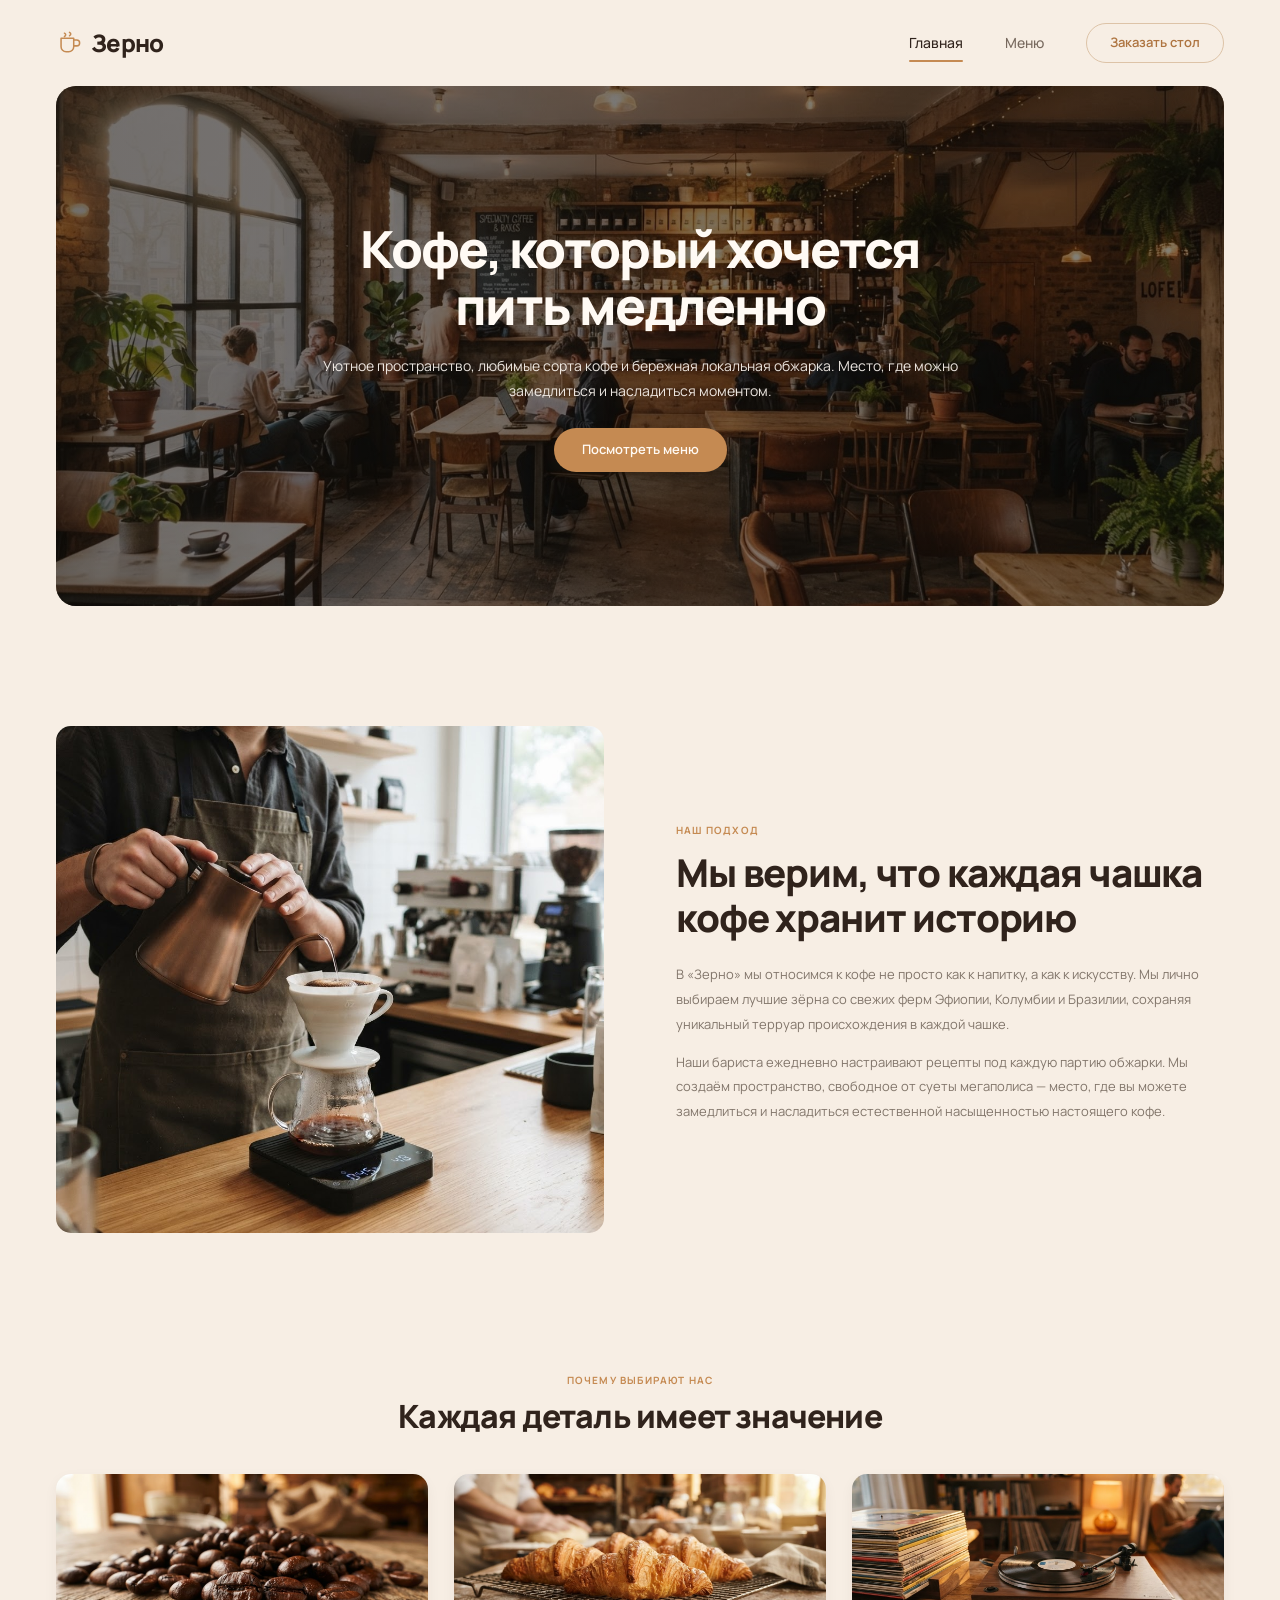
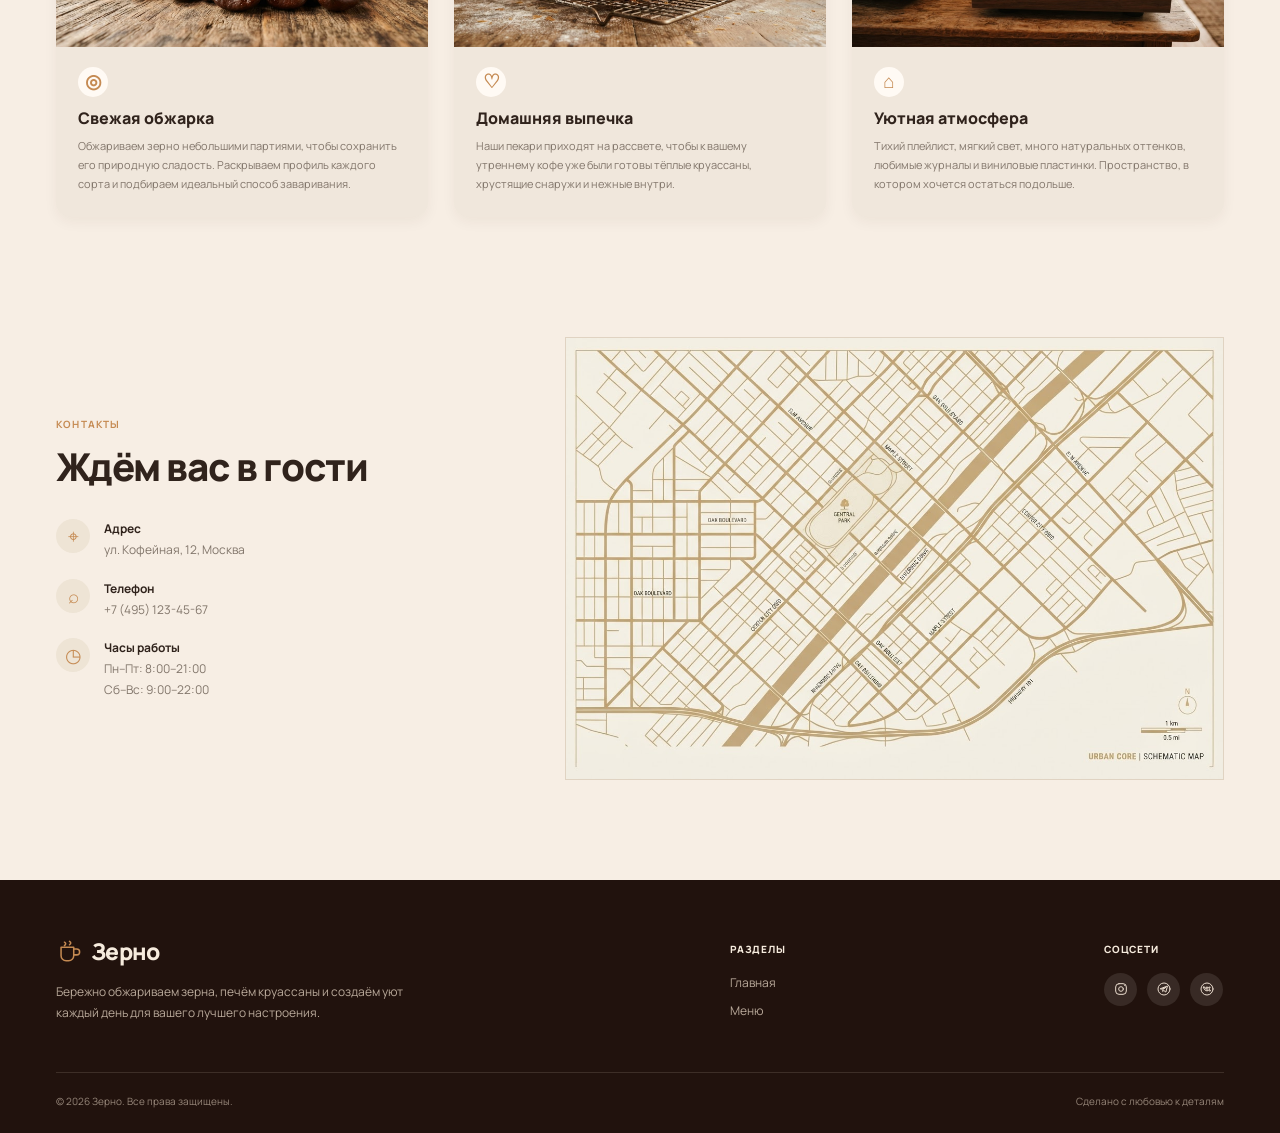
<file: index.html>
<!DOCTYPE html>
<html lang="ru">
<head>
  <meta charset="UTF-8">
  <meta name="viewport" content="width=device-width, initial-scale=1.0">
  <title>Зерно — кофейня</title>
  <link rel="preconnect" href="https://fonts.googleapis.com">
  <link rel="preconnect" href="https://fonts.gstatic.com" crossorigin>
  <link href="https://fonts.googleapis.com/css2?family=Manrope:wght@400;500;600;700;800&display=swap" rel="stylesheet">
    <link rel="stylesheet" href="css/stile.css">
</head>
<body>
  <header class="site-header">
    <div class="container header-inner">
      <a class="brand" href="index.html" aria-label="Зерно — главная">
        <svg class="brand-mark" viewBox="0 0 32 32" aria-hidden="true"><path d="M6 11h15v10a6 6 0 0 1-6 6h-3a6 6 0 0 1-6-6V11Z"/><path d="M21 13h3.5a3.5 3.5 0 0 1 0 7H21M10 5c2 1.2 2 2.6 0 4M16 4c2 1.2 2 2.6 0 4"/></svg>
        <span>Зерно</span>
      </a>
      <nav class="main-nav" aria-label="Основная навигация">
        <a class="nav-link current" href="index.html" aria-current="page">Главная</a>
        <a class="nav-link" href="menu.html">Меню</a>
        <span class="button button-outline header-order">Заказать стол</span>
      </nav>
    </div>
  </header>

  <main>
    <section class="container hero">
      <div class="hero-shade"></div>
      <div class="hero-content">
        <h1>Кофе, который хочется<br>пить медленно</h1>
        <p>Уютное пространство, любимые сорта кофе и бережная локальная обжарка. Место, где можно замедлиться и насладиться моментом.</p>
        <a class="button button-primary" href="menu.html">Посмотреть меню</a>
      </div>
    </section>

    <section class="container approach section-space">
      <img class="approach-image" src="images/barista.jpg" alt="Бариста готовит кофе ручным способом">
      <div class="approach-copy">
        <p class="eyebrow">Наш подход</p>
        <h2>Мы верим, что каждая чашка кофе хранит историю</h2>
        <p>В «Зерно» мы относимся к кофе не просто как к напитку, а как к искусству. Мы лично выбираем лучшие зёрна со свежих ферм Эфиопии, Колумбии и Бразилии, сохраняя уникальный терруар происхождения в каждой чашке.</p>
        <p>Наши бариста ежедневно настраивают рецепты под каждую партию обжарки. Мы создаём пространство, свободное от суеты мегаполиса — место, где вы можете замедлиться и насладиться естественной насыщенностью настоящего кофе.</p>
      </div>
    </section>

    <section class="container features section-space">
      <div class="section-heading">
        <p class="eyebrow">Почему выбирают нас</p>
        <h2>Каждая деталь имеет значение</h2>
      </div>
      <div class="feature-grid">
        <article class="feature-card">
          <img src="images/coffee-beans.jpg" alt="Свежие обжаренные кофейные зёрна">
          <div class="feature-copy">
            <span class="feature-icon" aria-hidden="true">◎</span>
            <h3>Свежая обжарка</h3>
            <p>Обжариваем зерно небольшими партиями, чтобы сохранить его природную сладость. Раскрываем профиль каждого сорта и подбираем идеальный способ заваривания.</p>
          </div>
        </article>
        <article class="feature-card">
          <img src="images/fresh-pastry.jpg" alt="Свежая домашняя выпечка">
          <div class="feature-copy">
            <span class="feature-icon" aria-hidden="true">♡</span>
            <h3>Домашняя выпечка</h3>
            <p>Наши пекари приходят на рассвете, чтобы к вашему утреннему кофе уже были готовы тёплые круассаны, хрустящие снаружи и нежные внутри.</p>
          </div>
        </article>
        <article class="feature-card">
          <img src="images/cafe-interior.jpg" alt="Уютная кофейня с книгами и винилом">
          <div class="feature-copy">
            <span class="feature-icon" aria-hidden="true">⌂</span>
            <h3>Уютная атмосфера</h3>
            <p>Тихий плейлист, мягкий свет, много натуральных оттенков, любимые журналы и виниловые пластинки. Пространство, в котором хочется остаться подольше.</p>
          </div>
        </article>
      </div>
    </section>

    <section class="container contacts section-space" id="contacts">
      <div class="contacts-copy">
        <p class="eyebrow">Контакты</p>
        <h2>Ждём вас в гости</h2>
        <div class="contact-item">
          <span class="contact-icon" aria-hidden="true">⌖</span>
          <div><strong>Адрес</strong><p>ул. Кофейная, 12, Москва</p></div>
        </div>
        <div class="contact-item">
          <span class="contact-icon" aria-hidden="true">⌕</span>
          <div><strong>Телефон</strong><p>+7 (495) 123-45-67</p></div>
        </div>
        <div class="contact-item">
          <span class="contact-icon" aria-hidden="true">◷</span>
          <div><strong>Часы работы</strong><p>Пн–Пт: 8:00–21:00<br>Сб–Вс: 9:00–22:00</p></div>
        </div>
      </div>
      <img class="map-image" src="images/location-map.jpg" alt="Карта расположения кофейни Зерно">
    </section>
  </main>

  <footer class="site-footer">
    <div class="container">
      <div class="footer-main">
        <div class="footer-about">
          <a class="brand brand-footer" href="index.html">
            <svg class="brand-mark" viewBox="0 0 32 32" aria-hidden="true"><path d="M6 11h15v10a6 6 0 0 1-6 6h-3a6 6 0 0 1-6-6V11Z"/><path d="M21 13h3.5a3.5 3.5 0 0 1 0 7H21M10 5c2 1.2 2 2.6 0 4M16 4c2 1.2 2 2.6 0 4"/></svg>
            <span>Зерно</span>
          </a>
          <p>Бережно обжариваем зерна, печём круассаны и создаём уют каждый день для вашего лучшего настроения.</p>
        </div>
        <div class="footer-links">
          <h3>Разделы</h3>
          <a href="index.html">Главная</a>
          <a href="menu.html">Меню</a>
        </div>
        <div class="footer-social">
          <h3>Соцсети</h3>
          <div class="social-icons">
            <span class="social-icon" role="img" aria-label="Instagram"><svg viewBox="0 0 24 24" aria-hidden="true"><rect x="4" y="4" width="16" height="16" rx="5"/><circle cx="12" cy="12" r="3.5"/><circle cx="17.5" cy="6.8" r=".8" class="social-fill"/></svg></span>
            <span class="social-icon" role="img" aria-label="Telegram"><svg viewBox="0 0 24 24" aria-hidden="true"><circle cx="12" cy="12" r="9"/><path d="m6.8 11.5 10.4-4-2.4 9.1-3.1-2.4-1.7 1.6.2-3.2 4.7-3.1-5.9 2.5Z"/></svg></span>
            <span class="social-icon" role="img" aria-label="ВКонтакте"><svg viewBox="0 0 24 24" aria-hidden="true"><circle cx="12" cy="12" r="9"/><path d="M6.8 9.2h2.1c.2 2.2 1.2 3.2 2 3.4V9.2h2v2c.8-.1 1.6-1 1.9-2h2c-.3 1.3-1.2 2.3-2 2.8 1 .5 2 1.5 2.5 2.8h-2.2c-.5-1-1.3-1.7-2.2-1.8v1.8h-.3c-3.2 0-5.5-2.2-5.8-5.6Z"/></svg></span>
          </div>
        </div>
      </div>
      <div class="footer-bottom"><span>© 2026 Зерно. Все права защищены.</span><span>Сделано с любовью к деталям</span></div>
    </div>
  </footer>
</body>
</html>
</file>
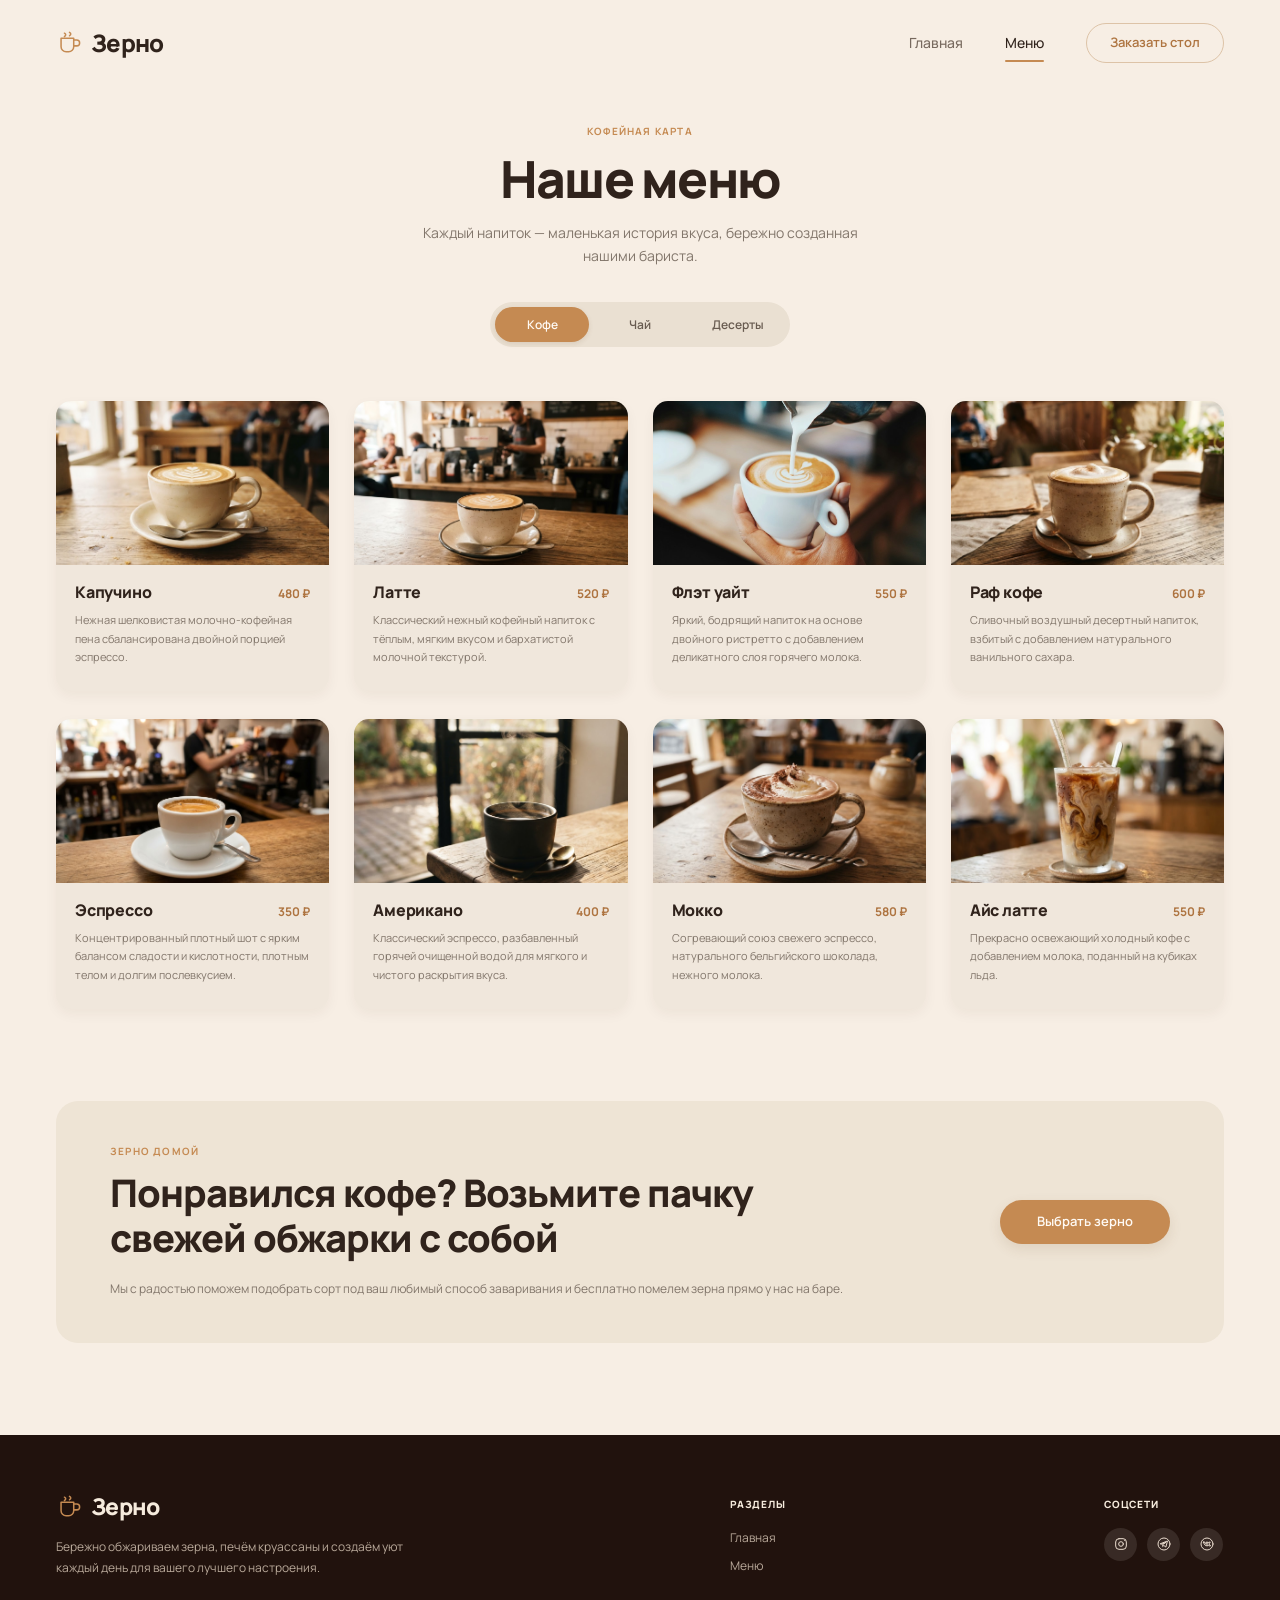
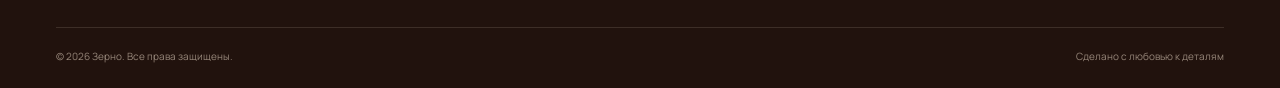
<file: menu.html>
<!DOCTYPE html>
<html lang="ru">
<head>
  <meta charset="UTF-8">
  <meta name="viewport" content="width=device-width, initial-scale=1.0">
  <title>Меню — Зерно</title>
  <link rel="preconnect" href="https://fonts.googleapis.com">
  <link rel="preconnect" href="https://fonts.gstatic.com" crossorigin>
  <link href="https://fonts.googleapis.com/css2?family=Manrope:wght@400;500;600;700;800&display=swap" rel="stylesheet">
    <link rel="stylesheet" href="css/stile.css">
</head>
<body>
  <header class="site-header">
    <div class="container header-inner">
      <a class="brand" href="index.html" aria-label="Зерно — главная">
        <svg class="brand-mark" viewBox="0 0 32 32" aria-hidden="true"><path d="M6 11h15v10a6 6 0 0 1-6 6h-3a6 6 0 0 1-6-6V11Z"/><path d="M21 13h3.5a3.5 3.5 0 0 1 0 7H21M10 5c2 1.2 2 2.6 0 4M16 4c2 1.2 2 2.6 0 4"/></svg>
        <span>Зерно</span>
      </a>
      <nav class="main-nav" aria-label="Основная навигация">
        <a class="nav-link" href="index.html">Главная</a>
        <a class="nav-link current" href="menu.html" aria-current="page">Меню</a>
        <span class="button button-outline header-order">Заказать стол</span>
      </nav>
    </div>
  </header>

  <main class="menu-main">
    <section class="container menu-section">
      <div class="menu-heading">
        <p class="eyebrow">Кофейная карта</p>
        <h1>Наше меню</h1>
        <p class="menu-subtitle">Каждый напиток — маленькая история вкуса, бережно созданная<br>нашими бариста.</p>
        <div class="category-tabs" aria-label="Категории меню">
          <span class="category-tab active">Кофе</span>
          <span class="category-tab">Чай</span>
          <span class="category-tab">Десерты</span>
        </div>
      </div>
      <div class="menu-grid">
        <article class="menu-card">
          <img src="images/cappuccino.jpg" alt="Капучино">
          <div class="menu-card-copy"><div class="menu-card-heading"><h2>Капучино</h2><span>480 ₽</span></div><p>Нежная шелковистая молочно-кофейная пена сбалансирована двойной порцией эспрессо.</p></div>
        </article>
        <article class="menu-card">
          <img src="images/latte.jpg" alt="Латте">
          <div class="menu-card-copy"><div class="menu-card-heading"><h2>Латте</h2><span>520 ₽</span></div><p>Классический нежный кофейный напиток с тёплым, мягким вкусом и бархатистой молочной текстурой.</p></div>
        </article>
        <article class="menu-card">
          <img src="images/flat-white.jpg" alt="Флэт уайт">
          <div class="menu-card-copy"><div class="menu-card-heading"><h2>Флэт уайт</h2><span>550 ₽</span></div><p>Яркий, бодрящий напиток на основе двойного ристретто с добавлением деликатного слоя горячего молока.</p></div>
        </article>
        <article class="menu-card">
          <img src="images/raf-coffee.jpg" alt="Раф кофе">
          <div class="menu-card-copy"><div class="menu-card-heading"><h2>Раф кофе</h2><span>600 ₽</span></div><p>Сливочный воздушный десертный напиток, взбитый с добавлением натурального ванильного сахара.</p></div>
        </article>
        <article class="menu-card">
          <img src="images/espresso.jpg" alt="Эспрессо">
          <div class="menu-card-copy"><div class="menu-card-heading"><h2>Эспрессо</h2><span>350 ₽</span></div><p>Концентрированный плотный шот с ярким балансом сладости и кислотности, плотным телом и долгим послевкусием.</p></div>
        </article>
        <article class="menu-card">
          <img src="images/americano.jpg" alt="Американо">
          <div class="menu-card-copy"><div class="menu-card-heading"><h2>Американо</h2><span>400 ₽</span></div><p>Классический эспрессо, разбавленный горячей очищенной водой для мягкого и чистого раскрытия вкуса.</p></div>
        </article>
        <article class="menu-card">
          <img src="images/mocha.jpg" alt="Мокко">
          <div class="menu-card-copy"><div class="menu-card-heading"><h2>Мокко</h2><span>580 ₽</span></div><p>Согревающий союз свежего эспрессо, натурального бельгийского шоколада, нежного молока.</p></div>
        </article>
        <article class="menu-card">
          <img src="images/iced-latte.jpg" alt="Айс латте">
          <div class="menu-card-copy"><div class="menu-card-heading"><h2>Айс латте</h2><span>550 ₽</span></div><p>Прекрасно освежающий холодный кофе с добавлением молока, поданный на кубиках льда.</p></div>
        </article>
      </div>
      <section class="beans-promo">
        <div class="promo-copy"><p class="eyebrow">Зерно домой</p><h2>Понравился кофе? Возьмите пачку свежей обжарки с собой</h2><p>Мы с радостью поможем подобрать сорт под ваш любимый способ заваривания и бесплатно помелем зерна прямо у нас на баре.</p></div>
        <span class="button button-primary">Выбрать зерно</span>
      </section>
    </section>
  </main>

  <footer class="site-footer">
    <div class="container">
      <div class="footer-main">
        <div class="footer-about">
          <a class="brand brand-footer" href="index.html">
            <svg class="brand-mark" viewBox="0 0 32 32" aria-hidden="true"><path d="M6 11h15v10a6 6 0 0 1-6 6h-3a6 6 0 0 1-6-6V11Z"/><path d="M21 13h3.5a3.5 3.5 0 0 1 0 7H21M10 5c2 1.2 2 2.6 0 4M16 4c2 1.2 2 2.6 0 4"/></svg>
            <span>Зерно</span>
          </a>
          <p>Бережно обжариваем зерна, печём круассаны и создаём уют каждый день для вашего лучшего настроения.</p>
        </div>
        <div class="footer-links"><h3>Разделы</h3><a href="index.html">Главная</a><a href="menu.html">Меню</a></div>
        <div class="footer-social"><h3>Соцсети</h3><div class="social-icons">
          <span class="social-icon" role="img" aria-label="Instagram"><svg viewBox="0 0 24 24" aria-hidden="true"><rect x="4" y="4" width="16" height="16" rx="5"/><circle cx="12" cy="12" r="3.5"/><circle cx="17.5" cy="6.8" r=".8" class="social-fill"/></svg></span>
          <span class="social-icon" role="img" aria-label="Telegram"><svg viewBox="0 0 24 24" aria-hidden="true"><circle cx="12" cy="12" r="9"/><path d="m6.8 11.5 10.4-4-2.4 9.1-3.1-2.4-1.7 1.6.2-3.2 4.7-3.1-5.9 2.5Z"/></svg></span>
          <span class="social-icon" role="img" aria-label="ВКонтакте"><svg viewBox="0 0 24 24" aria-hidden="true"><circle cx="12" cy="12" r="9"/><path d="M6.8 9.2h2.1c.2 2.2 1.2 3.2 2 3.4V9.2h2v2c.8-.1 1.6-1 1.9-2h2c-.3 1.3-1.2 2.3-2 2.8 1 .5 2 1.5 2.5 2.8h-2.2c-.5-1-1.3-1.7-2.2-1.8v1.8h-.3c-3.2 0-5.5-2.2-5.8-5.6Z"/></svg></span>
        </div></div>
      </div>
      <div class="footer-bottom"><span>© 2026 Зерно. Все права защищены.</span><span>Сделано с любовью к деталям</span></div>
    </div>
  </footer>
</body>
</html>
</file>
<file: css/stile.css>
:root {
  --cream: #f7eee4;
  --cream-deep: #eee4d5;
  --card: #f0e7dc;
  --ink: #30231c;
  --muted: #82766b;
  --coffee: #c58a52;
  --coffee-dark: #ae7440;
  --footer: #21120d;
  --white: #fffaf4;
}

* {
  box-sizing: border-box;
}

html {
  scroll-behavior: smooth;
}

body {
  margin: 0;
  background: var(--cream);
  color: var(--ink);
  font-family: "Manrope", Arial, sans-serif;
  font-size: 15px;
  line-height: 1.6;
  -webkit-font-smoothing: antialiased;
}

a {
  color: inherit;
  text-decoration: none;
}

img {
  display: block;
  max-width: 100%;
}

.container {
  width: min(1320px, calc(100% - 112px));
  margin: 0 auto;
}

.site-header {
  height: 86px;
  display: flex;
  align-items: center;
}

.header-inner,
.brand,
.main-nav,
.footer-main,
.footer-bottom,
.menu-card-heading,
.beans-promo,
.social-icons {
  display: flex;
  align-items: center;
}

.header-inner {
  justify-content: space-between;
}

.brand {
  gap: 8px;
  width: fit-content;
  font-size: 24px;
  font-weight: 800;
  letter-spacing: -.7px;
  line-height: 1;
}

.brand-mark {
  width: 27px;
  height: 27px;
  fill: none;
  stroke: var(--coffee);
  stroke-width: 1.8;
  stroke-linecap: round;
  stroke-linejoin: round;
}

.main-nav {
  gap: 42px;
  height: 100%;
  font-size: 14px;
  font-weight: 500;
}

.nav-link {
  position: relative;
  padding: 9px 0;
  color: #77695e;
  transition: color .2s ease;
}

.nav-link:hover,
.nav-link.current {
  color: var(--ink);
}

.nav-link.current::after {
  position: absolute;
  right: 0;
  bottom: 1px;
  left: 0;
  height: 2px;
  border-radius: 2px;
  background: var(--coffee);
  content: "";
}

.button {
  min-height: 44px;
  display: inline-flex;
  align-items: center;
  justify-content: center;
  padding: 0 27px;
  border: 1px solid transparent;
  border-radius: 999px;
  font-family: inherit;
  font-size: 13px;
  font-weight: 600;
  line-height: 1.2;
  cursor: pointer;
  transition: background .2s ease, color .2s ease, border-color .2s ease, transform .2s ease, box-shadow .2s ease;
}

.button:hover {
  transform: translateY(-2px);
}

span.button {
  cursor: default;
}

.button-primary {
  color: #fffaf4;
  background: var(--coffee);
  box-shadow: 0 5px 13px rgb(117 72 35 / 12%);
}

.button-primary:hover {
  background: var(--coffee-dark);
  box-shadow: 0 8px 18px rgb(117 72 35 / 18%);
}

.button-outline {
  min-height: 40px;
  padding: 0 23px;
  color: var(--coffee-dark);
  border-color: #ddc3a7;
  background: transparent;
}

.button-outline:hover {
  color: #fffaf4;
  border-color: var(--coffee);
  background: var(--coffee);
}

.hero {
  position: relative;
  isolation: isolate;
  min-height: 520px;
  display: flex;
  align-items: center;
  justify-content: center;
  overflow: hidden;
  border-radius: 20px;
  background: #4a3425 url("../images/home-hero.jpg") center 54% / cover no-repeat;
  color: #fffaf4;
  text-align: center;
}

.hero-shade {
  position: absolute;
  z-index: -1;
  inset: 0;
  background: linear-gradient(90deg, rgb(18 12 8 / 52%), rgb(18 12 8 / 43%)), rgb(18 12 8 / 15%);
}

.hero-content {
  width: min(760px, calc(100% - 44px));
  padding: 44px 0;
}

.hero h1 {
  margin: 0 0 18px;
  font-size: clamp(38px, 4vw, 58px);
  font-weight: 800;
  line-height: 1.12;
  letter-spacing: -1.7px;
}

.hero p {
  max-width: 670px;
  margin: 0 auto 25px;
  color: rgb(255 250 244 / 91%);
  font-size: 14px;
  line-height: 1.8;
}

.section-space {
  margin-top: 120px;
}

.approach {
  display: grid;
  grid-template-columns: 1fr 1fr;
  align-items: center;
  gap: 72px;
}

.approach-image {
  width: 100%;
  aspect-ratio: 1.08 / 1;
  object-fit: cover;
  border-radius: 15px;
}

.eyebrow {
  margin: 0 0 13px;
  color: var(--coffee);
  font-size: 10px;
  font-weight: 700;
  letter-spacing: 1.2px;
  line-height: 1.4;
  text-transform: uppercase;
}

.approach-copy h2,
.contacts-copy h2 {
  max-width: 570px;
  margin: 0 0 22px;
  font-size: clamp(30px, 3vw, 42px);
  font-weight: 800;
  line-height: 1.18;
  letter-spacing: -1.15px;
}

.approach-copy > p:not(.eyebrow) {
  margin: 0 0 13px;
  color: var(--muted);
  font-size: 13px;
  line-height: 1.9;
}

.features {
  margin-top: 140px;
}

.section-heading {
  margin-bottom: 38px;
  text-align: center;
}

.section-heading .eyebrow {
  margin-bottom: 10px;
}

.section-heading h2 {
  margin: 0;
  font-size: clamp(28px, 2.5vw, 36px);
  font-weight: 800;
  letter-spacing: -.8px;
  line-height: 1.2;
}

.feature-grid {
  display: grid;
  grid-template-columns: repeat(3, minmax(0, 1fr));
  gap: 26px;
}

.feature-card {
  overflow: hidden;
  border-radius: 15px;
  background: var(--card);
  box-shadow: 0 5px 14px rgb(66 45 28 / 5%);
  transition: transform .25s ease, box-shadow .25s ease;
}

.feature-card:hover,
.menu-card:hover {
  transform: translateY(-5px);
  box-shadow: 0 13px 24px rgb(66 45 28 / 11%);
}

.feature-card > img {
  width: 100%;
  aspect-ratio: 2.15 / 1;
  object-fit: cover;
}

.feature-copy {
  padding: 20px 22px 24px;
}

.feature-icon {
  width: 30px;
  height: 30px;
  display: inline-flex;
  align-items: center;
  justify-content: center;
  margin-bottom: 11px;
  border-radius: 50%;
  background: #fffaf4;
  color: var(--coffee);
  font-size: 19px;
  font-weight: 700;
  line-height: 1;
}

.feature-card h3 {
  margin: 0 0 8px;
  font-size: 16px;
  font-weight: 800;
  line-height: 1.35;
}

.feature-card p {
  margin: 0;
  color: var(--muted);
  font-size: 11px;
  line-height: 1.7;
}

.contacts {
  display: grid;
  grid-template-columns: .8fr 1.2fr;
  align-items: center;
  gap: 70px;
  margin-bottom: 100px;
}

.contacts-copy h2 {
  margin-bottom: 30px;
}

.contact-item {
  display: flex;
  align-items: flex-start;
  gap: 14px;
  margin-top: 18px;
}

.contact-icon {
  width: 34px;
  height: 34px;
  flex: 0 0 34px;
  display: inline-flex;
  align-items: center;
  justify-content: center;
  border-radius: 50%;
  background: var(--cream-deep);
  color: var(--coffee);
  font-size: 19px;
}

.contact-item strong {
  display: block;
  margin-bottom: 2px;
  font-size: 12px;
  font-weight: 700;
}

.contact-item p {
  margin: 0;
  color: var(--muted);
  font-size: 12px;
  line-height: 1.7;
}

.map-image {
  width: 100%;
  aspect-ratio: 1.49 / 1;
  object-fit: cover;
  border: 1px solid #e0d3c2;
}

.site-footer {
  padding: 58px 0 24px;
  background: var(--footer);
  color: #f6ebdd;
}

.footer-main {
  align-items: flex-start;
  justify-content: space-between;
  gap: 70px;
  padding-bottom: 48px;
}

.footer-about {
  width: min(420px, 45%);
}

.brand-footer {
  color: #f6ebdd;
  font-size: 23px;
}

.brand-footer .brand-mark {
  stroke: var(--coffee);
}

.footer-about > p {
  max-width: 360px;
  margin: 16px 0 0;
  color: #b9a99a;
  font-size: 12px;
  line-height: 1.8;
}

.footer-links,
.footer-social {
  min-width: 120px;
}

.footer-links h3,
.footer-social h3 {
  margin: 3px 0 16px;
  color: #f6ebdd;
  font-size: 10px;
  font-weight: 800;
  letter-spacing: .8px;
  text-transform: uppercase;
}

.footer-links a {
  display: block;
  width: fit-content;
  margin-top: 9px;
  color: #b9a99a;
  font-size: 12px;
  transition: color .2s ease;
}

.footer-links a:hover {
  color: #fffaf4;
}

.social-icons {
  gap: 10px;
}

.social-icons .social-icon {
  width: 33px;
  height: 33px;
  display: inline-flex;
  align-items: center;
  justify-content: center;
  border-radius: 50%;
  background: rgb(255 250 244 / 10%);
  transition: background .2s ease, transform .2s ease;
}

.social-icons .social-icon:hover {
  transform: translateY(-2px);
  background: rgb(255 250 244 / 18%);
}

.social-icons svg {
  width: 16px;
  height: 16px;
  fill: none;
  stroke: #e9dbcd;
  stroke-width: 1.5;
  stroke-linecap: round;
  stroke-linejoin: round;
}

.social-icons .social-fill {
  fill: #e9dbcd;
  stroke: none;
}

.footer-bottom {
  justify-content: space-between;
  gap: 20px;
  padding-top: 20px;
  border-top: 1px solid rgb(248 233 217 / 13%);
  color: #97877a;
  font-size: 10px;
}

.menu-section {
  padding-top: 38px;
}

.menu-heading {
  text-align: center;
}

.menu-heading .eyebrow {
  margin-bottom: 12px;
}

.menu-heading h1 {
  margin: 0;
  font-size: clamp(42px, 4vw, 58px);
  font-weight: 800;
  line-height: 1.12;
  letter-spacing: -1.7px;
}

.menu-subtitle {
  margin: 14px auto 0;
  color: var(--muted);
  font-size: 14px;
  line-height: 1.65;
}

.category-tabs {
  width: fit-content;
  display: flex;
  align-items: center;
  gap: 4px;
  margin: 34px auto 54px;
  padding: 5px;
  border-radius: 999px;
  background: #eae0d2;
}

.category-tab {
  min-width: 94px;
  padding: 10px 18px;
  border-radius: 999px;
  color: #685b50;
  font-size: 12px;
  font-weight: 600;
  line-height: 1.3;
}

.category-tab.active {
  color: #fffaf4;
  background: var(--coffee);
  box-shadow: 0 2px 5px rgb(110 67 34 / 12%);
}

.menu-grid {
  display: grid;
  grid-template-columns: repeat(4, minmax(0, 1fr));
  gap: 28px 25px;
}

.menu-card {
  min-width: 0;
  overflow: hidden;
  border-radius: 15px;
  background: var(--card);
  box-shadow: 0 5px 13px rgb(66 45 28 / 5%);
  transition: transform .25s ease, box-shadow .25s ease;
}

.menu-card > img {
  width: 100%;
  aspect-ratio: 1.67 / 1;
  object-fit: cover;
}

.menu-card-copy {
  padding: 17px 19px 20px;
}

.menu-card-heading {
  align-items: baseline;
  justify-content: space-between;
  gap: 12px;
  margin-bottom: 8px;
}

.menu-card-heading h2 {
  margin: 0;
  font-size: 16px;
  font-weight: 800;
  line-height: 1.3;
  letter-spacing: -.2px;
}

.menu-card-heading span {
  flex: 0 0 auto;
  color: var(--coffee-dark);
  font-size: 12px;
  font-weight: 700;
}

.menu-card-copy p {
  display: -webkit-box;
  min-height: 60px;
  overflow: hidden;
  margin: 0;
  color: var(--muted);
  font-size: 11px;
  line-height: 1.7;
  -webkit-box-orient: vertical;
  -webkit-line-clamp: 3;
}

.beans-promo {
  justify-content: space-between;
  gap: 50px;
  margin: 92px 0 92px;
  padding: 43px 54px;
  border-radius: 22px;
  background: var(--cream-deep);
}

.promo-copy {
  max-width: 800px;
}

.promo-copy .eyebrow {
  margin-bottom: 12px;
}

.promo-copy h2 {
  max-width: 760px;
  margin: 0 0 17px;
  font-size: clamp(27px, 3vw, 38px);
  font-weight: 800;
  line-height: 1.2;
  letter-spacing: -1px;
}

.promo-copy > p:last-child {
  max-width: 760px;
  margin: 0;
  color: var(--muted);
  font-size: 12px;
  line-height: 1.8;
}

.beans-promo .button {
  flex: 0 0 auto;
  min-width: 170px;
}

@media (max-width: 900px) {
  .container {
    width: min(100% - 44px, 720px);
  }

  .site-header {
    height: 78px;
  }

  .brand {
    font-size: 21px;
  }

  .main-nav {
    gap: 20px;
  }

  .header-order {
    padding: 0 15px;
  }

  .hero {
    min-height: 430px;
  }

  .approach {
    gap: 32px;
  }

  .section-space {
    margin-top: 80px;
  }

  .features {
    margin-top: 90px;
  }

  .feature-grid {
    gap: 16px;
  }

  .feature-copy {
    padding: 17px;
  }

  .contacts {
    gap: 30px;
    margin-bottom: 75px;
  }

  .menu-grid {
    grid-template-columns: repeat(2, minmax(0, 1fr));
    gap: 22px;
  }

  .beans-promo {
    margin: 65px 0;
    padding: 32px;
    gap: 25px;
  }
}

@media (max-width: 600px) {
  .container {
    width: calc(100% - 32px);
  }

  .site-header {
    height: auto;
    padding: 20px 0;
  }

  .header-inner {
    align-items: flex-start;
    gap: 18px;
  }

  .main-nav {
    flex-wrap: wrap;
    justify-content: flex-end;
    gap: 12px 18px;
    font-size: 12px;
  }

  .header-order {
    min-height: 33px;
    font-size: 11px;
  }

  .hero {
    min-height: 390px;
    border-radius: 15px;
  }

  .hero h1 {
    font-size: 36px;
    letter-spacing: -.8px;
  }

  .hero p {
    font-size: 12px;
  }

  .approach,
  .contacts {
    grid-template-columns: 1fr;
    gap: 26px;
  }

  .approach-image {
    aspect-ratio: 1.2 / 1;
  }

  .approach-copy h2,
  .contacts-copy h2 {
    font-size: 30px;
  }

  .feature-grid {
    grid-template-columns: 1fr;
    gap: 18px;
  }

  .feature-card > img {
    aspect-ratio: 2.2 / 1;
  }

  .contacts {
    margin-bottom: 60px;
  }

  .map-image {
    aspect-ratio: 1.25 / 1;
  }

  .footer-main {
    display: grid;
    grid-template-columns: 1fr 1fr;
    gap: 35px 20px;
  }

  .footer-about {
    width: auto;
    grid-column: 1 / -1;
  }

  .footer-bottom {
    align-items: flex-start;
    flex-direction: column;
    gap: 8px;
  }

  .menu-section {
    padding-top: 25px;
  }

  .menu-heading h1 {
    font-size: 42px;
  }

  .menu-subtitle br {
    display: none;
  }

  .category-tabs {
    margin: 28px auto 35px;
  }

  .category-tab {
    min-width: 80px;
    padding: 9px 13px;
  }

  .menu-grid {
    gap: 16px;
  }

  .menu-card > img {
    aspect-ratio: 1.2 / 1;
  }

  .menu-card-copy {
    padding: 12px;
  }

  .menu-card-heading {
    align-items: flex-start;
    flex-direction: column;
    gap: 4px;
  }

  .menu-card-heading h2 {
    font-size: 14px;
  }

  .menu-card-copy p {
    min-height: 0;
    font-size: 10px;
  }

  .beans-promo {
    align-items: flex-start;
    flex-direction: column;
    margin: 48px 0;
    padding: 26px 22px;
    border-radius: 16px;
  }

  .promo-copy h2 {
    font-size: 27px;
  }
}
</file>
